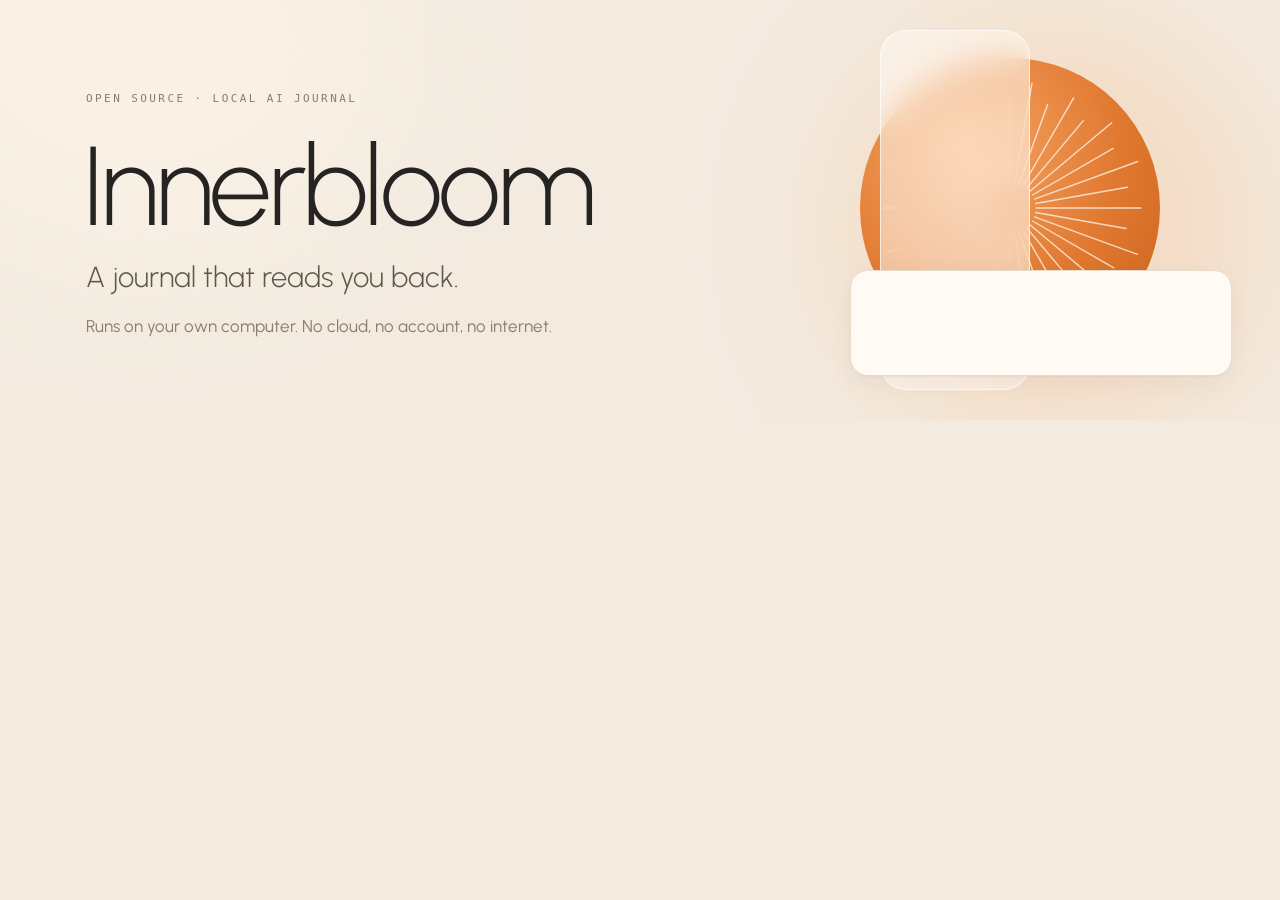
<file: docs/media/src/banner.html>
<!doctype html>
<html><head><meta charset="utf-8"><link rel="stylesheet" href="base.css">
<style>
  body { width: 1280px; height: 420px; }
  .left { position: absolute; left: 86px; top: 92px; }
  .left h1 { font-size: 112px; margin: 14px 0 6px -4px; }
  .left p { font-size: 29px; font-weight: 300; color: #5f564b; }
  .left small { display: block; margin-top: 22px; font-size: 17px; color: var(--muted); font-weight: 400; }
  .disc { position: absolute; width: 300px; height: 300px; right: 120px; top: 58px; border-radius: 50%;
          background: radial-gradient(circle at 35% 30%, #f7a868, #e0782f 55%, #c95f1c); }
  .frost { position: absolute; right: 250px; top: 30px; width: 150px; height: 360px; border-radius: 26px;
           background: rgba(255, 250, 243, .55); backdrop-filter: blur(16px); border: 1px solid rgba(255,255,255,.7); }
  svg.bloom { position: absolute; right: 120px; top: 58px; width: 300px; height: 300px; }
  .entry { position: absolute; right: 48px; top: 270px; width: 382px; padding: 16px 18px; border-radius: 18px; }
  .entry q { display: block; font-size: 15px; color: #3f3831; quotes: none; min-height: 40px; }
  .tags { margin-top: 10px; display: flex; gap: 6px; flex-wrap: wrap; }
  .tags span { font-size: 12px; padding: 4px 10px; border-radius: 999px; background: #f4ece1; color: #6f6252; opacity: 0; }
  .tags span.feel { background: var(--charcoal); color: #fffaf2; }
</style></head>
<body>
  <div class="glow" style="width:520px;height:420px;left:-120px;top:-160px;background:#fff6ea"></div>
  <div class="glow" style="width:420px;height:420px;right:20px;top:20px;background:#f6c7a0;opacity:.45"></div>
  <div class="left">
    <div class="mono">Open source · Local AI journal</div>
    <h1 class="title">Innerbloom</h1>
    <p>A journal that reads you back.</p>
    <small>Runs on your own computer. No cloud, no account, no internet.</small>
  </div>
  <div class="disc" id="disc"></div>
  <svg class="bloom" viewBox="-150 -150 300 300" id="bloom"></svg>
  <div class="frost"></div>
  <div class="card entry">
    <q id="q"></q>
    <div class="tags"><span class="feel">frustrated · 6/10</span><span>#boundaries</span><span>#work</span><span>Jane</span></div>
  </div>
<script>
  const DURATION = 6;
  const text = "Work was heavy, but I kept the laptop closed tonight and called Jane.";
  const bloom = document.getElementById("bloom");
  for (let i = 0; i < 36; i++) {
    const l = document.createElementNS("http://www.w3.org/2000/svg", "line");
    l.setAttribute("stroke", "#fffaf2"); l.setAttribute("stroke-width", "1.4"); l.setAttribute("stroke-linecap", "round");
    l.setAttribute("opacity", ".75"); bloom.appendChild(l);
  }
  const ease = x => x < 0 ? 0 : x > 1 ? 1 : x * x * (3 - 2 * x);
  function render(t) {
    const p = t / DURATION;
    [...bloom.children].forEach((l, i) => {
      const a = (i / 36) * Math.PI * 2 + p * Math.PI * 2 / 12;
      const breathe = 0.5 + 0.5 * Math.sin(p * Math.PI * 2 + i * 0.6);
      const r0 = 26, r1 = 92 + (i % 2 ? 18 : 34) + breathe * 10;
      l.setAttribute("x1", Math.cos(a) * r0); l.setAttribute("y1", Math.sin(a) * r0);
      l.setAttribute("x2", Math.cos(a) * r1); l.setAttribute("y2", Math.sin(a) * r1);
    });
    document.getElementById("disc").style.transform = `scale(${1 + 0.015 * Math.sin(p * Math.PI * 2)})`;
    const typed = Math.round(ease(t / 2.6) * text.length);
    document.getElementById("q").textContent = text.slice(0, typed);
    document.querySelectorAll(".tags span").forEach((s, i) => {
      const show = ease((t - 2.9 - i * 0.28) / 0.35), hide = ease((t - 5.4) / 0.5);
      s.style.opacity = show * (1 - hide);
      s.style.transform = `translateY(${(1 - show) * 6}px)`;
    });
    if (t > 5.4) document.getElementById("q").style.opacity = 1 - ease((t - 5.4) / 0.5); else document.getElementById("q").style.opacity = 1;
  }
  render(0);
</script>
</body></html>
</file>
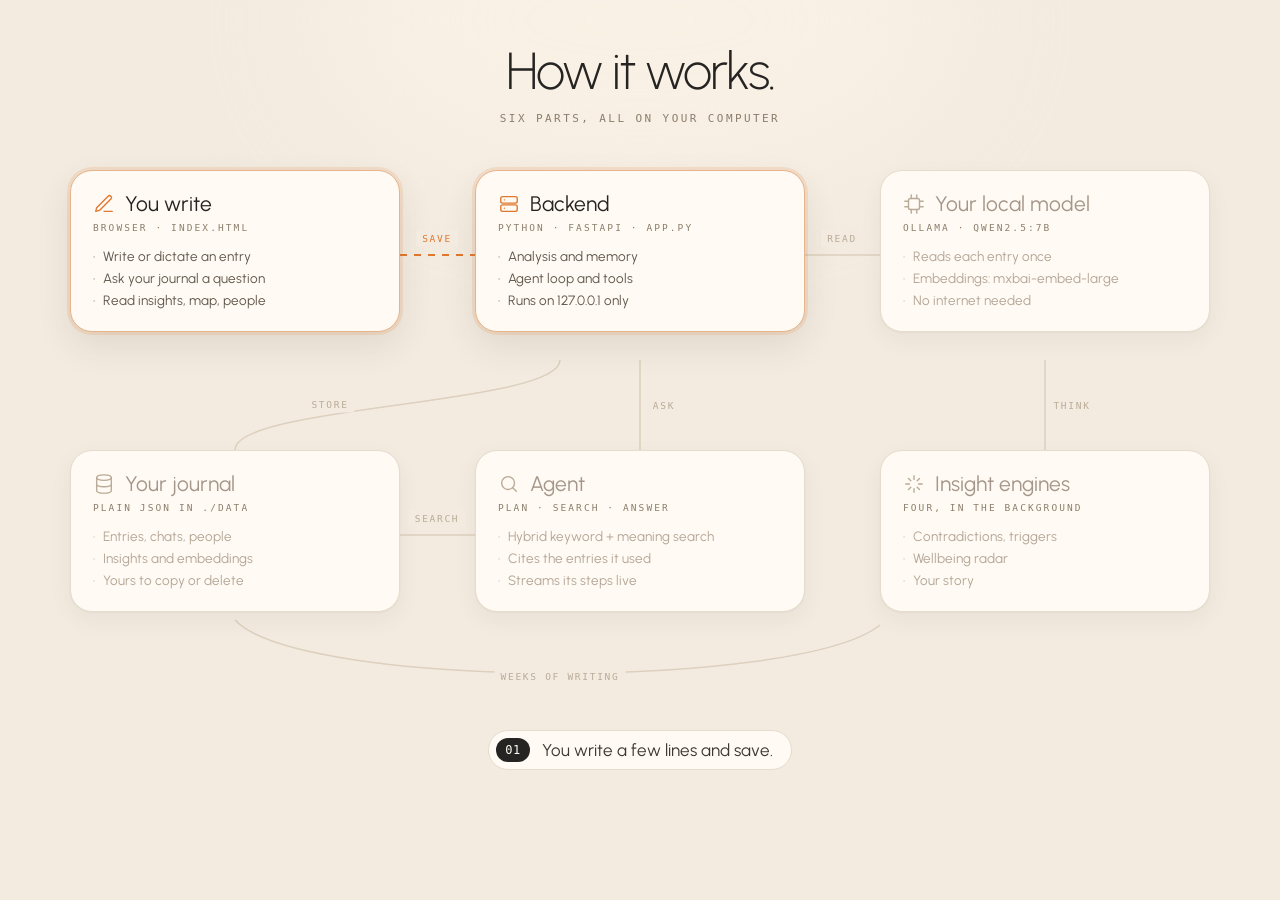
<file: docs/media/src/how-it-works.html>
<!doctype html>
<html><head><meta charset="utf-8"><link rel="stylesheet" href="base.css">
<style>
  body { width: 1280px; height: 800px; }
  header { position: absolute; top: 40px; width: 100%; text-align: center; }
  header h2 { font-size: 52px; }
  header .mono { margin-top: 10px; }
  .node { position: absolute; width: 330px; padding: 20px 22px; color: var(--soft); }
  .node .head { display: flex; align-items: center; gap: 10px; }
  .node h3 { font-size: 21px; font-weight: 400; color: #a4968a; }
  .node .mono { font-size: 9.5px; margin: 6px 0 12px; }
  .node li { list-style: none; font-size: 13.5px; color: #b3a596; padding: 3px 0; }
  .node li::before { content: "·"; margin-right: 8px; }
  .node.on { color: var(--orange); }
  .node.on h3 { color: var(--ink); }
  .node.on li { color: #5f564b; }
  svg.wires { position: absolute; inset: 0; width: 1280px; height: 800px; }
  svg.wires path { fill: none; stroke: #ddd0be; stroke-width: 1.5; }
  svg.wires path.on { stroke: var(--orange); stroke-width: 2.2; stroke-dasharray: 7 7; }
  .tag { position: absolute; font: 9.5px "SF Mono", Menlo, monospace; letter-spacing: .18em; color: var(--soft);
         background: var(--bg); padding: 3px 6px; transform: translate(-50%, -50%); }
  .tag.on { color: var(--orange); }
  .caption { position: absolute; bottom: 30px; width: 100%; text-align: center; }
</style></head>
<body>
  <div class="glow" style="width:640px;height:320px;left:320px;top:-140px;background:#fff6ea"></div>
  <header><h2 class="title">How it works.</h2><div class="mono">Six parts, all on your computer</div></header>
  <svg class="wires" id="wires"></svg>
  <div id="nodes"></div>
  <div id="tags"></div>
  <div class="caption"><span class="chip"><b id="n">01</b><span id="cap"></span></span></div>
<script>
  const ICON = {
    write: '<path d="M12 20h9M16.5 3.5a2.1 2.1 0 0 1 3 3L7 19l-4 1 1-4z"/>',
    server: '<rect x="3" y="4" width="18" height="7" rx="2"/><rect x="3" y="13" width="18" height="7" rx="2"/><path d="M7 7.5h.01M7 16.5h.01"/>',
    chip: '<rect x="6" y="6" width="12" height="12" rx="2"/><path d="M9 2v4M15 2v4M9 18v4M15 18v4M2 9h4M2 15h4M18 9h4M18 15h4"/>',
    disk: '<ellipse cx="12" cy="5" rx="8" ry="3"/><path d="M4 5v14c0 1.7 3.6 3 8 3s8-1.3 8-3V5M4 12c0 1.7 3.6 3 8 3s8-1.3 8-3"/>',
    agent: '<circle cx="11" cy="11" r="7"/><path d="m20 20-4-4"/>',
    spark: '<path d="M12 3v4M12 17v4M3 12h4M17 12h4M6 6l2.5 2.5M15.5 15.5 18 18M6 18l2.5-2.5M15.5 8.5 18 6"/>',
  };
  const NODES = {
    write: [70, 170, "write", "You write", "Browser · index.html", ["Write or dictate an entry", "Ask your journal a question", "Read insights, map, people"]],
    backend: [475, 170, "server", "Backend", "Python · FastAPI · app.py", ["Analysis and memory", "Agent loop and tools", "Runs on 127.0.0.1 only"]],
    model: [880, 170, "chip", "Your local model", "Ollama · qwen2.5:7b", ["Reads each entry once", "Embeddings: mxbai-embed-large", "No internet needed"]],
    data: [70, 450, "disk", "Your journal", "Plain JSON in ./data", ["Entries, chats, people", "Insights and embeddings", "Yours to copy or delete"]],
    agent: [475, 450, "agent", "Agent", "Plan · search · answer", ["Hybrid keyword + meaning search", "Cites the entries it used", "Streams its steps live"]],
    insights: [880, 450, "spark", "Insight engines", "Four, in the background", ["Contradictions, triggers", "Wellbeing radar", "Your story"]],
  };
  const nodes = document.getElementById("nodes");
  for (const [key, [x, y, icon, title, sub, items]] of Object.entries(NODES)) {
    const d = document.createElement("div");
    d.className = "card node"; d.id = key; d.style.left = x + "px"; d.style.top = y + "px";
    d.innerHTML = `<div class="head"><svg class="icon" viewBox="0 0 24 24">${ICON[icon]}</svg><h3>${title}</h3></div>
      <div class="mono">${sub}</div><ul>${items.map(i => `<li>${i}</li>`).join("")}</ul>`;
    nodes.appendChild(d);
  }
  // Wires: [id, path, label, label x, label y]
  const WIRES = [
    ["w-write", "M400 255 H475", "SAVE", 437, 238],
    ["w-model", "M805 255 H880", "READ", 842, 238],
    ["w-data", "M560 360 C560 405, 235 405, 235 450", "STORE", 330, 404],
    ["w-agent", "M640 360 V450", "ASK", 664, 405],
    ["w-agentdata", "M475 535 H400", "SEARCH", 437, 518],
    ["w-insights", "M1045 450 V360", "THINK", 1072, 405],
    ["w-insdata", "M880 625 C800 690, 300 690, 235 620", "WEEKS OF WRITING", 560, 676],
  ];
  const wires = document.getElementById("wires"), tags = document.getElementById("tags");
  for (const [id, d, label, x, y] of WIRES) {
    const p = document.createElementNS("http://www.w3.org/2000/svg", "path");
    p.setAttribute("d", d); p.id = id; wires.appendChild(p);
    const t = document.createElement("div"); t.className = "tag"; t.id = "t-" + id;
    t.textContent = label; t.style.left = x + "px"; t.style.top = y + "px"; tags.appendChild(t);
  }
  const STEPS = [
    [["write", "backend"], ["w-write"], "You write a few lines and save."],
    [["backend", "model"], ["w-model"], "Your local model reads it once: feeling, intensity, themes, people."],
    [["model", "backend"], ["w-model"], "It is embedded too, so search understands meaning, not just words."],
    [["backend", "data"], ["w-data"], "Everything is saved as plain JSON on your own disk."],
    [["write", "backend", "agent", "data"], ["w-agent", "w-agentdata", "w-write"], "Ask a question: an agent searches your entries and answers with citations."],
    [["insights", "data", "model"], ["w-insights", "w-insdata"], "In the background, four engines look across weeks of your writing."],
  ];
  const STEP = 2.6, DURATION = STEP * STEPS.length;
  function render(t) {
    const k = Math.floor(t / STEP) % STEPS.length, local = t % STEP;
    const [onNodes, onWires, cap] = STEPS[k];
    for (const key of Object.keys(NODES)) document.getElementById(key).classList.toggle("on", onNodes.includes(key));
    for (const [id] of WIRES) {
      const on = onWires.includes(id), p = document.getElementById(id);
      p.classList.toggle("on", on);
      p.style.strokeDashoffset = on ? String(-local * 28) : "0";
      document.getElementById("t-" + id).classList.toggle("on", on);
    }
    document.getElementById("n").textContent = String(k + 1).padStart(2, "0");
    document.getElementById("cap").textContent = cap;
  }
  render(0);
</script>
</body></html>
</file>
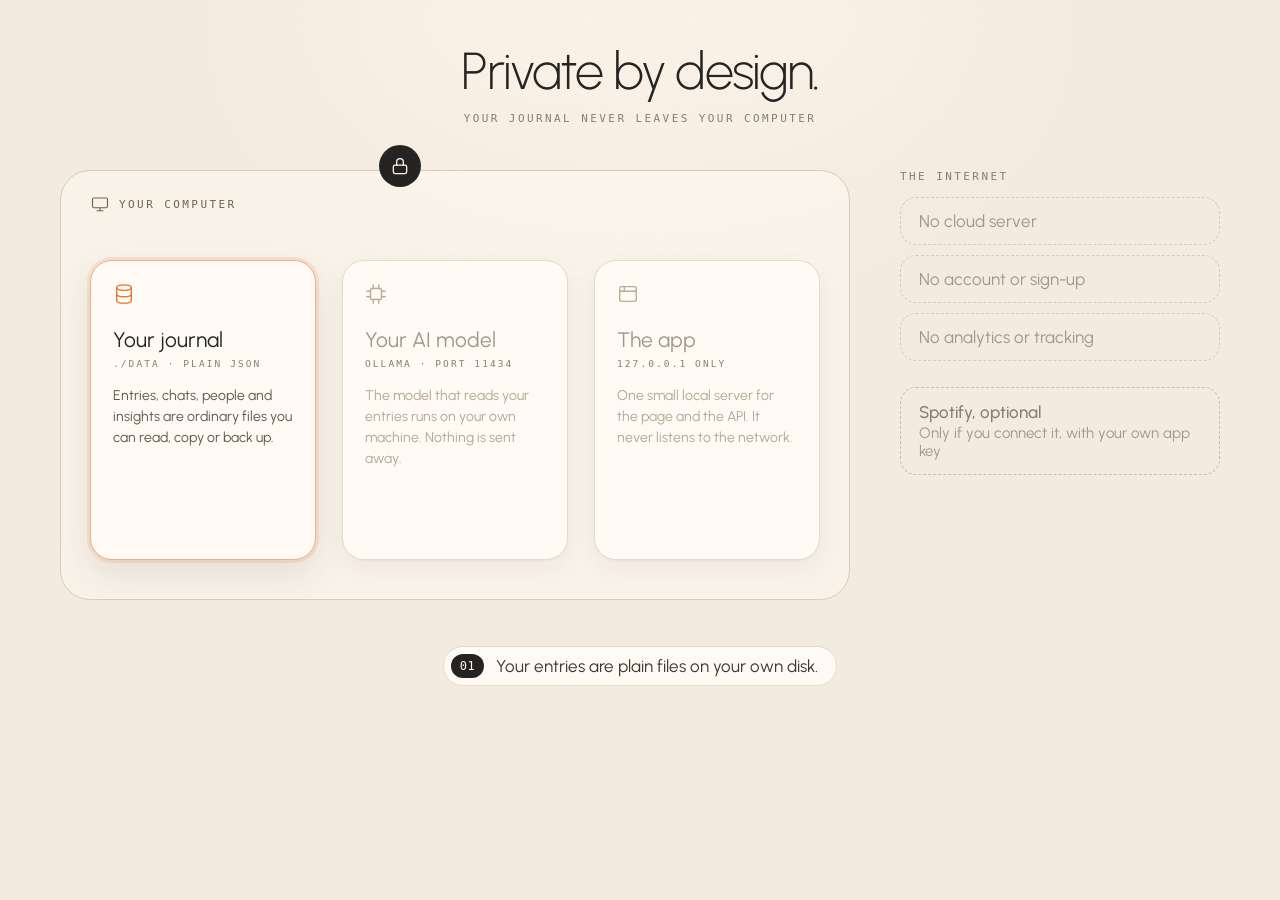
<file: docs/media/src/private.html>
<!doctype html>
<html><head><meta charset="utf-8"><link rel="stylesheet" href="base.css">
<style>
  body { width: 1280px; height: 720px; }
  header { position: absolute; top: 40px; width: 100%; text-align: center; }
  header h2 { font-size: 52px; }
  header .mono { margin-top: 10px; }
  .machine { position: absolute; left: 60px; top: 170px; width: 790px; height: 430px; border-radius: 30px;
             border: 1.5px solid #d9cbb6; background: rgba(255, 250, 243, .45); }
  .machine > .mono { position: absolute; left: 30px; top: 24px; display: flex; gap: 10px; align-items: center; color: #6f6252; }
  .item { position: absolute; top: 90px; width: 226px; height: 300px; padding: 22px; color: var(--soft); }
  .item h3 { font-size: 21px; font-weight: 400; margin: 18px 0 6px; color: #a4968a; }
  .item .mono { font-size: 9.5px; margin-bottom: 16px; }
  .item p { font-size: 14px; line-height: 1.5; color: #b3a596; }
  .item.on { color: var(--orange); }
  .item.on h3 { color: var(--ink); }
  .item.on p { color: #5f564b; }
  .lock { position: absolute; left: 400px; top: 166px; width: 42px; height: 42px; border-radius: 50%; background: var(--charcoal);
          color: #fffaf2; display: grid; place-items: center; transform: translate(-50%, -50%); }
  .lock svg { width: 20px; height: 20px; }
  .ring { position: absolute; left: 60px; top: 170px; width: 790px; height: 430px; border-radius: 30px; border: 2px solid var(--orange); opacity: 0; }
  .outside { position: absolute; left: 900px; top: 170px; width: 320px; }
  .outside .mono { margin-bottom: 14px; }
  .no { display: flex; align-items: center; gap: 12px; padding: 13px 18px; margin-bottom: 10px; border-radius: 16px;
        border: 1px dashed #d9cbb6; color: #a4968a; font-size: 17px; position: relative; }
  .no span { position: relative; }
  .no i { position: absolute; left: -3px; right: -3px; top: 52%; height: 1.5px; background: var(--orange); transform-origin: left; transform: scaleX(0); }
  .spotify { margin-top: 26px; padding: 14px 18px; border-radius: 16px; border: 1.5px dashed #cdbda6; color: #a4968a; font-size: 15px; }
  .spotify b { display: block; font-weight: 500; font-size: 17px; color: #8b7d6b; margin-bottom: 2px; }
  .spotify.on { border-color: var(--orange); color: #5f564b; }
  .spotify.on b { color: var(--ink); }
  .caption { position: absolute; bottom: 34px; width: 100%; text-align: center; }
</style></head>
<body>
  <div class="glow" style="width:640px;height:320px;left:320px;top:-140px;background:#fff6ea"></div>
  <header><h2 class="title">Private by design.</h2><div class="mono">Your journal never leaves your computer</div></header>
  <div class="machine">
    <div class="mono"><svg class="icon" viewBox="0 0 24 24" style="width:18px;height:18px"><rect x="2" y="4" width="20" height="13" rx="2"/><path d="M8 21h8M12 17v4"/></svg>Your computer</div>
  </div>
  <div class="ring" id="ring"></div>
  <div class="lock"><svg class="icon" viewBox="0 0 24 24"><rect x="4" y="11" width="16" height="10" rx="2"/><path d="M8 11V7a4 4 0 0 1 8 0v4"/></svg></div>
  <div id="items"></div>
  <div class="outside">
    <div class="mono">The internet</div>
    <div class="no" id="no0"><span>No cloud server<i></i></span></div>
    <div class="no" id="no1"><span>No account or sign-up<i></i></span></div>
    <div class="no" id="no2"><span>No analytics or tracking<i></i></span></div>
    <div class="spotify" id="spotify"><b>Spotify, optional</b>Only if you connect it, with your own app key</div>
  </div>
  <div class="caption"><span class="chip"><b id="n">01</b><span id="cap"></span></span></div>
<script>
  const ICON = {
    disk: '<ellipse cx="12" cy="5" rx="8" ry="3"/><path d="M4 5v14c0 1.7 3.6 3 8 3s8-1.3 8-3V5M4 12c0 1.7 3.6 3 8 3s8-1.3 8-3"/>',
    chip: '<rect x="6" y="6" width="12" height="12" rx="2"/><path d="M9 2v4M15 2v4M9 18v4M15 18v4M2 9h4M2 15h4M18 9h4M18 15h4"/>',
    app: '<rect x="3" y="4" width="18" height="16" rx="2"/><path d="M3 9h18M8 4v5"/>',
  };
  const ITEMS = [
    ["disk", "Your journal", "./data · plain JSON", "Entries, chats, people and insights are ordinary files you can read, copy or back up."],
    ["chip", "Your AI model", "Ollama · port 11434", "The model that reads your entries runs on your own machine. Nothing is sent away."],
    ["app", "The app", "127.0.0.1 only", "One small local server for the page and the API. It never listens to the network."],
  ];
  const items = document.getElementById("items");
  ITEMS.forEach(([icon, title, sub, text], i) => {
    const d = document.createElement("div");
    d.className = "card item"; d.style.left = (90 + i * 252) + "px"; d.style.top = "260px";
    d.innerHTML = `<svg class="icon" viewBox="0 0 24 24">${ICON[icon]}</svg><h3>${title}</h3><div class="mono">${sub}</div><p>${text}</p>`;
    items.appendChild(d);
  });
  const STEPS = [
    "Your entries are plain files on your own disk.",
    "The AI model runs on your machine through Ollama.",
    "The app listens on 127.0.0.1 only, never on the network.",
    "No cloud, no account, no analytics. Nothing to sign up for.",
    "Spotify is optional, and only used if you connect it.",
    "Delete the data folder and every trace is gone.",
  ];
  const STEP = 2.4, DURATION = STEP * STEPS.length;
  const ease = x => x < 0 ? 0 : x > 1 ? 1 : x * x * (3 - 2 * x);
  function render(t) {
    const k = Math.floor(t / STEP) % STEPS.length, local = t % STEP;
    [...items.children].forEach((c, i) => {
      c.classList.toggle("on", i === k || (k === 5 && i === 0));
      c.style.opacity = k === 5 && i === 0 ? String(1 - 0.75 * ease((local - 0.6) / 0.9)) : "1";
    });
    for (let i = 0; i < 3; i++) {
      const done = k > 3 ? 1 : k === 3 ? ease((local - 0.2 - i * 0.35) / 0.4) : 0;
      document.querySelector(`#no${i} i`).style.transform = `scaleX(${done})`;
    }
    document.getElementById("spotify").classList.toggle("on", k === 4);
    document.getElementById("ring").style.opacity = String(0.55 * Math.max(0, Math.sin(Math.PI * local / STEP)) * (k < 3 ? 1 : 0.4));
    document.getElementById("n").textContent = String(k + 1).padStart(2, "0");
    document.getElementById("cap").textContent = STEPS[k];
  }
  render(0);
</script>
</body></html>
</file>
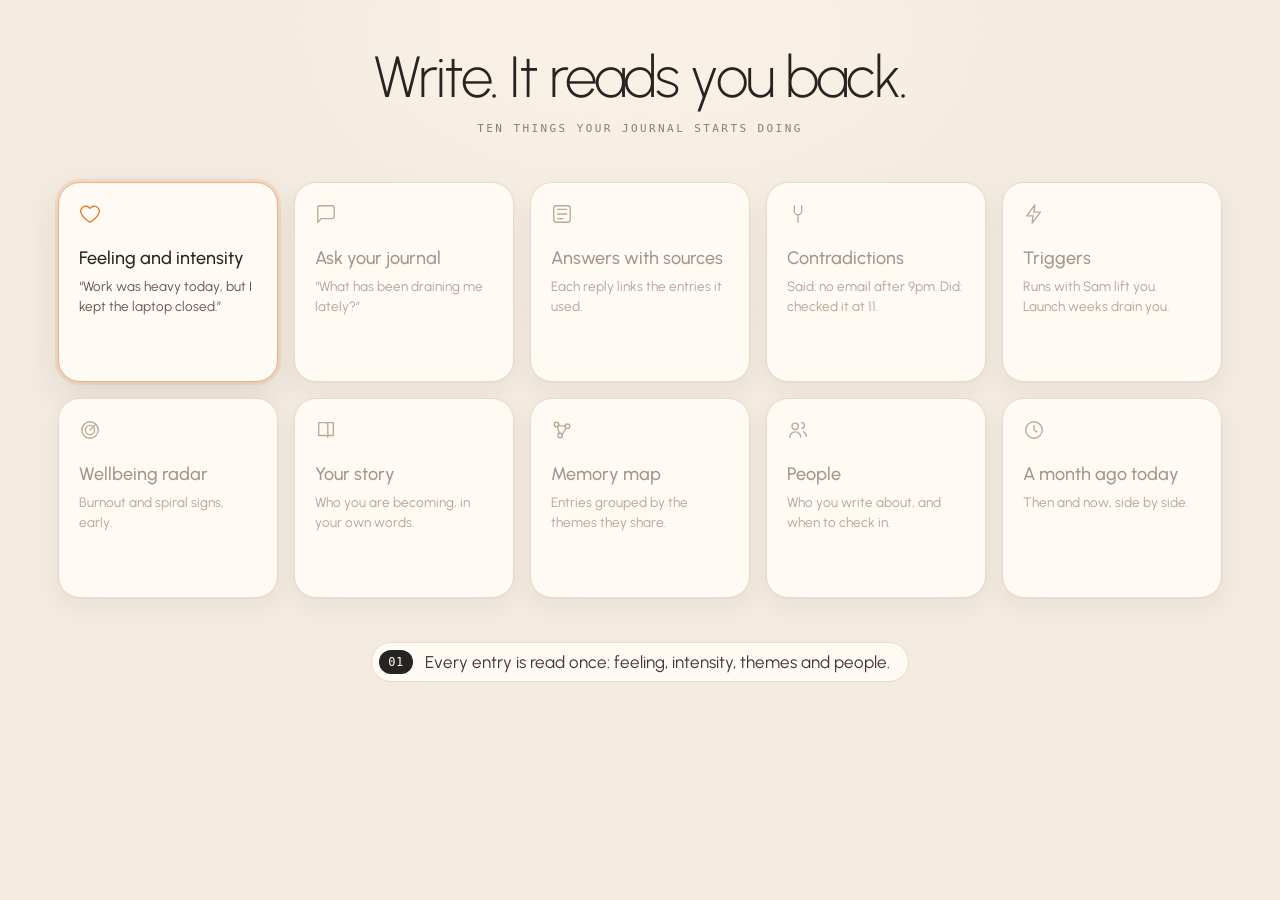
<file: docs/media/src/things.html>
<!doctype html>
<html><head><meta charset="utf-8"><link rel="stylesheet" href="base.css">
<style>
  body { width: 1280px; height: 720px; }
  header { position: absolute; top: 42px; width: 100%; text-align: center; }
  header h2 { font-size: 58px; }
  header .mono { margin-top: 10px; }
  .grid { position: absolute; left: 58px; right: 58px; top: 182px; display: grid; grid-template-columns: repeat(5, 1fr); gap: 16px; }
  .card { height: 200px; padding: 20px 20px 18px; color: var(--soft); }
  .card h3 { font-size: 18px; font-weight: 500; margin: 18px 0 8px; color: #a4968a; }
  .card p { font-size: 13.5px; line-height: 1.45; color: #b3a596; }
  .card .out { margin-top: 12px; display: inline-block; font-size: 12px; padding: 4px 10px; border-radius: 999px;
               background: var(--charcoal); color: #fffaf2; opacity: 0; }
  .card.on { color: var(--orange); }
  .card.on h3 { color: var(--ink); }
  .card.on p { color: #5f564b; }
  .caption { position: absolute; bottom: 38px; width: 100%; text-align: center; }
</style></head>
<body>
  <div class="glow" style="width:600px;height:300px;left:340px;top:-120px;background:#fff6ea"></div>
  <header><h2 class="title">Write. It reads you back.</h2><div class="mono">Ten things your journal starts doing</div></header>
  <div class="grid" id="grid"></div>
  <div class="caption"><span class="chip"><b id="n">01</b><span id="cap"></span></span></div>
<script>
  const I = {
    feel: '<path d="M12 21s-7-4.4-9.3-9A5.3 5.3 0 0 1 12 6a5.3 5.3 0 0 1 9.3 6c-2.3 4.6-9.3 9-9.3 9z"/>',
    chat: '<path d="M21 15a2 2 0 0 1-2 2H7l-4 4V5a2 2 0 0 1 2-2h14a2 2 0 0 1 2 2z"/>',
    cite: '<path d="M7 7h10M7 12h10M7 17h6"/><rect x="3" y="3" width="18" height="18" rx="3"/>',
    split: '<path d="M8 3v6a4 4 0 0 0 8 0V3M12 13v8"/>',
    bolt: '<path d="M13 2 4 14h7l-1 8 9-12h-7z"/>',
    radar: '<circle cx="12" cy="12" r="9"/><circle cx="12" cy="12" r="5"/><path d="M12 12l6-6"/>',
    book: '<path d="M4 4h7a3 3 0 0 1 3 3v13a2 2 0 0 0-2-2H4zM20 4h-6"/><path d="M20 4v14h-6"/>',
    map: '<circle cx="6" cy="6" r="2.5"/><circle cx="18" cy="8" r="2.5"/><circle cx="10" cy="18" r="2.5"/><path d="M8 7l7.5 1M7 8l2 8M12 17l4.5-7"/>',
    people: '<circle cx="9" cy="8" r="3.5"/><path d="M3 20a6 6 0 0 1 12 0M16 4a3 3 0 0 1 0 6M18 14a5 5 0 0 1 3 5"/>',
    clock: '<circle cx="12" cy="12" r="9"/><path d="M12 7v5l3 2"/>',
  };
  const THINGS = [
    ["feel", "Feeling and intensity", "“Work was heavy today, but I kept the laptop closed.”", "frustrated · 6/10",
     "Every entry is read once: feeling, intensity, themes and people."],
    ["chat", "Ask your journal", "“What has been draining me lately?”", "searching 6 entries",
     "Ask anything. An agent searches your past entries before it answers."],
    ["cite", "Answers with sources", "Each reply links the entries it used.", "Oct 21 · Oct 27",
     "Every claim cites the exact entries it drew from. Click to open them."],
    ["split", "Contradictions", "Said: no email after 9pm. Did: checked it at 11.", "said vs did",
     "It notices when what you said and what you did drifted apart."],
    ["bolt", "Triggers", "Runs with Sam lift you. Launch weeks drain you.", "lifts · drains",
     "What reliably lifts your mood, and what reliably drains it."],
    ["radar", "Wellbeing radar", "Burnout and spiral signs, early.", "burnout: watch",
     "Early, gentle warnings when burnout or a low spiral starts building."],
    ["book", "Your story", "Who you are becoming, in your own words.", "3 arcs",
     "The story you have been living: values, tensions, who you are becoming."],
    ["map", "Memory map", "Entries grouped by the themes they share.", "8 groups",
     "A map of your memories. Follow one thread through weeks of writing."],
    ["people", "People", "Who you write about, and when to check in.", "Jane · 6 mentions",
     "Everyone you mention, how they make you feel, and when to reach out."],
    ["clock", "A month ago today", "Then and now, side by side.", "then → now",
     "A month later: what stayed, what shifted, what you are still avoiding."],
  ];
  const grid = document.getElementById("grid");
  THINGS.forEach(([icon, title, quote, out]) => {
    const c = document.createElement("div");
    c.className = "card";
    c.innerHTML = `<svg class="icon" viewBox="0 0 24 24">${I[icon]}</svg><h3>${title}</h3><p>${quote}</p><span class="out">${out}</span>`;
    grid.appendChild(c);
  });
  const STEP = 1.7, DURATION = STEP * THINGS.length;
  const ease = x => x < 0 ? 0 : x > 1 ? 1 : x * x * (3 - 2 * x);
  function render(t) {
    const k = Math.floor(t / STEP) % THINGS.length, local = t - Math.floor(t / STEP) * STEP;
    [...grid.children].forEach((c, i) => {
      c.classList.toggle("on", i === k);
      c.querySelector(".out").style.opacity = i === k ? ease((local - 0.35) / 0.3) : 0;
    });
    document.getElementById("n").textContent = String(k + 1).padStart(2, "0");
    document.getElementById("cap").textContent = THINGS[k][4];
  }
  render(0);
</script>
</body></html>
</file>
<file: docs/media/src/base.css>
/* Shared look for the README animations: Innerbloom's cream room, ivory cards,
   charcoal and one warm orange. Each scene defines render(t) so frames are exact. */
@font-face { font-family: "Urbanist"; src: url("../../../assets/fonts/Urbanist-Variable.ttf"); font-weight: 100 900; }
:root {
  --bg: #f3ebe0; --card: #fffaf3; --line: #e6dccd; --ink: #252422; --muted: #8b7d6b;
  --soft: #b9ab97; --orange: #e0782f; --orange-soft: #f6dcc6; --charcoal: #252422;
}
* { box-sizing: border-box; margin: 0; padding: 0; }
html, body { width: 100%; height: 100%; overflow: hidden; }
body {
  font-family: "Urbanist", system-ui, sans-serif; color: var(--ink); background: var(--bg);
  -webkit-font-smoothing: antialiased; position: relative;
}
.glow { position: absolute; border-radius: 50%; filter: blur(70px); opacity: .55; pointer-events: none; }
.mono { font-family: "SF Mono", Menlo, monospace; font-size: 11px; letter-spacing: .22em; text-transform: uppercase; color: var(--muted); }
.title { font-weight: 250; letter-spacing: -.035em; }
.card {
  background: var(--card); border: 1px solid var(--line); border-radius: 22px;
  box-shadow: 0 1px 2px rgba(60, 45, 30, .04), 0 8px 24px rgba(60, 45, 30, .05);
  transition: none;
}
.card.on { border-color: #e5b48c; box-shadow: 0 0 0 3px rgba(224, 120, 47, .14), 0 14px 34px rgba(60, 45, 30, .10); }
.chip {
  display: inline-flex; align-items: center; gap: 12px; padding: 7px 18px 7px 7px; border-radius: 999px;
  background: var(--card); border: 1px solid var(--line); font-size: 17px; color: #3f3831;
}
.chip b { background: var(--charcoal); color: #fffaf2; border-radius: 999px; font: 500 12px/1 "SF Mono", Menlo, monospace; padding: 6px 9px; letter-spacing: .05em; }
svg.icon { width: 22px; height: 22px; stroke: currentColor; fill: none; stroke-width: 1.5; stroke-linecap: round; stroke-linejoin: round; }
</file>
